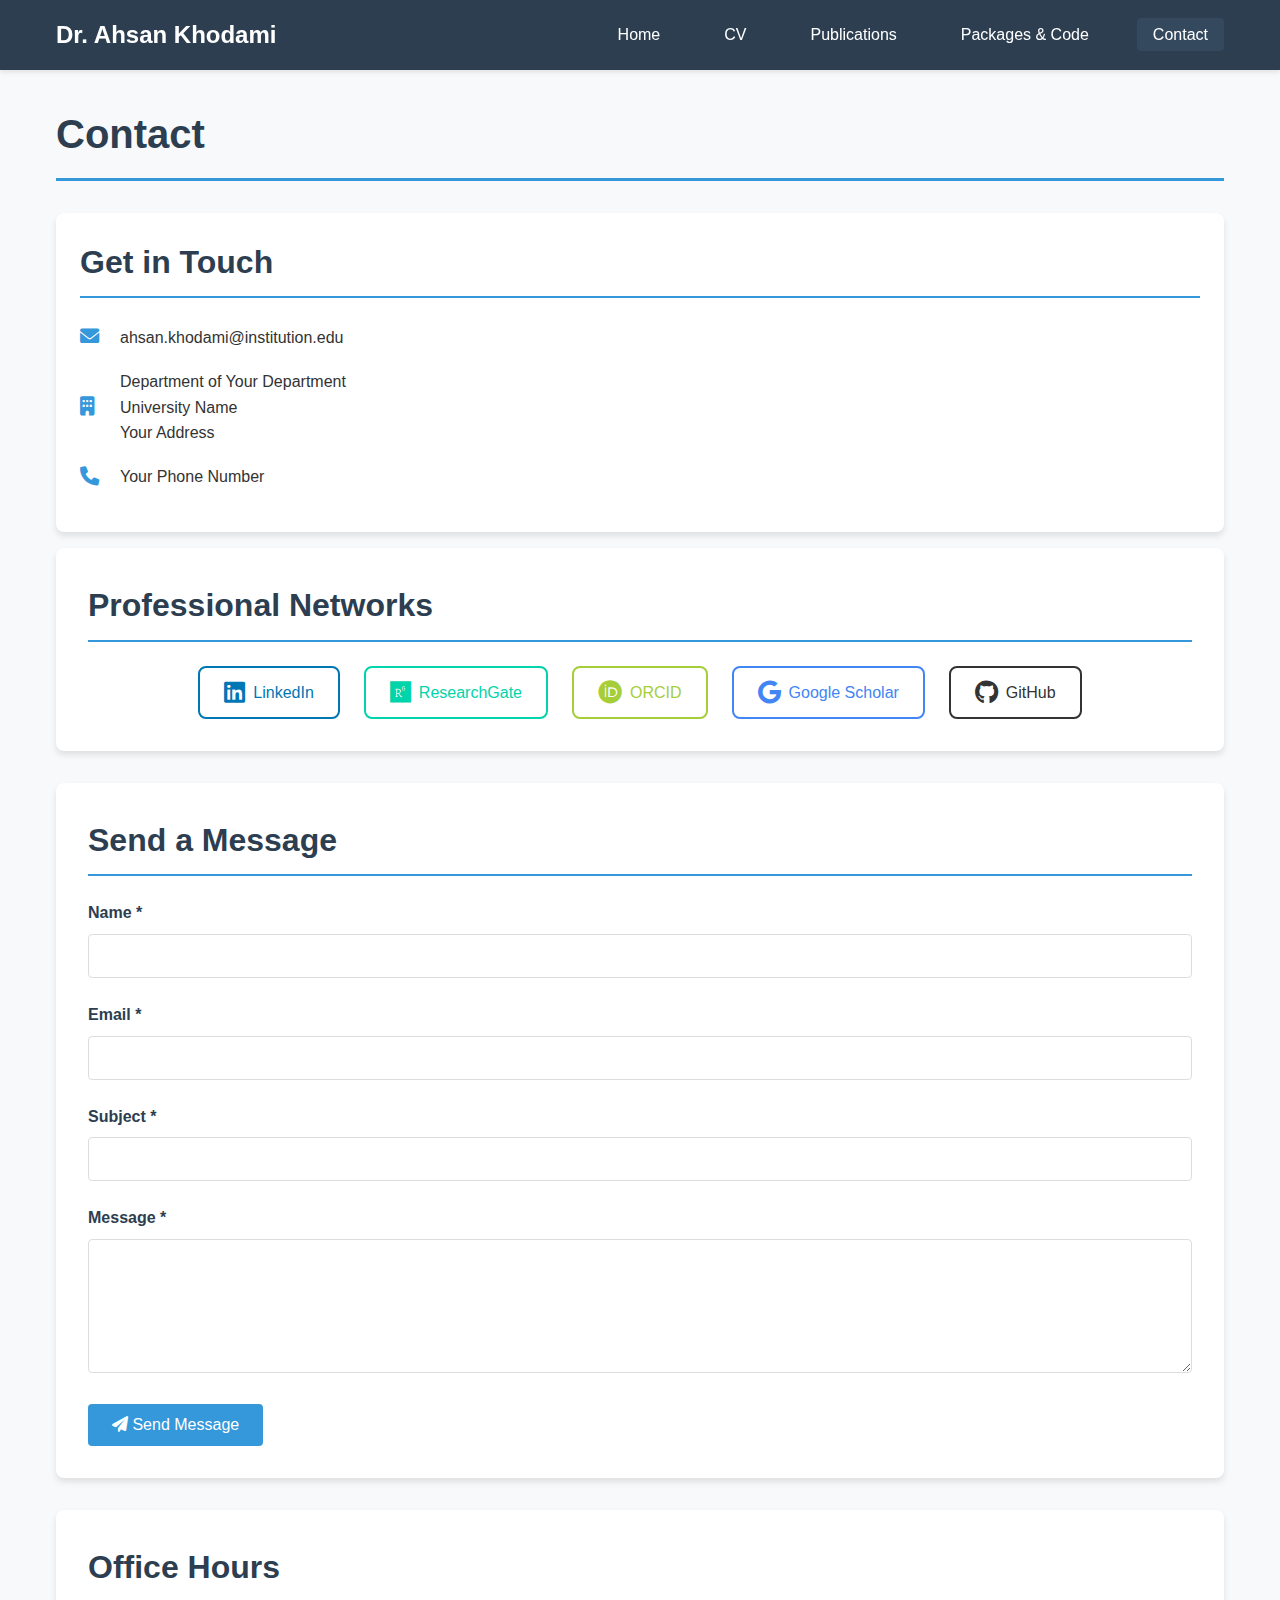
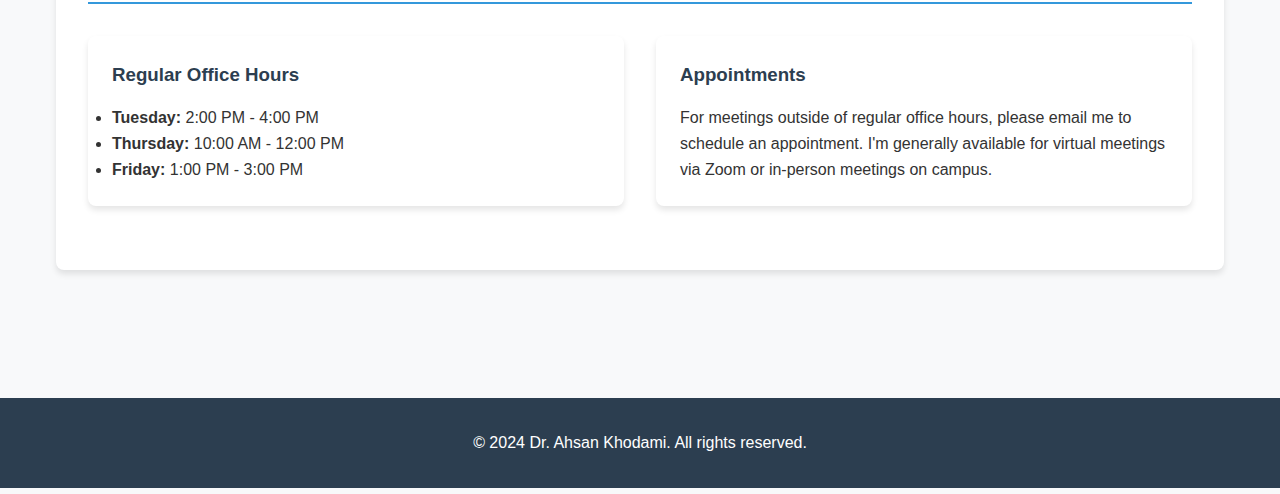
<file: contact.html>
<!DOCTYPE html>
<html lang="en">
<head>
    <meta charset="UTF-8">
    <meta name="viewport" content="width=device-width, initial-scale=1.0">
    <meta name="description" content="Contact Dr. Ahsan Khodami - Vision and attention researcher">
    <meta name="keywords" content="Ahsan Khodami contact, vision researcher contact">
    <meta name="author" content="Dr. Ahsan Khodami">
    
    <title>Contact - Dr. Ahsan Khodami</title>
    
    <link rel="stylesheet" href="styles.css">
    <link rel="stylesheet" href="https://cdnjs.cloudflare.com/ajax/libs/font-awesome/6.0.0/css/all.min.css">
</head>
<body>
    <!-- Header and Navigation -->
    <header class="site-header">
        <nav class="main-nav">
            <a href="index.html" class="site-logo">Dr. Ahsan Khodami</a>
            <div class="hamburger" onclick="toggleMenu()">
                <span></span>
                <span></span>
                <span></span>
            </div>
            <ul class="nav-menu">
                <li><a href="index.html">Home</a></li>
                <li><a href="cv.html">CV</a></li>
                <li><a href="publications.html">Publications</a></li>
                <li><a href="packages.html">Packages & Code</a></li>
                <li><a href="contact.html" class="active">Contact</a></li>
            </ul>
        </nav>
    </header>

    <!-- Main Content -->
    <main class="main-content">
        <div class="page-container">
            <h1 class="page-title">Contact</h1>
            
            <!-- Contact Information -->
            <div class="contact-card">
                <h2 class="section-title">Get in Touch</h2>
                <div class="contact-item">
                    <span class="contact-icon"><i class="fas fa-envelope"></i></span>
                    <span>ahsan.khodami@institution.edu</span>
                </div>
                <div class="contact-item">
                    <span class="contact-icon"><i class="fas fa-building"></i></span>
                    <span>Department of Your Department<br>
                    University Name<br>
                    Your Address</span>
                </div>
                <div class="contact-item">
                    <span class="contact-icon"><i class="fas fa-phone"></i></span>
                    <span>Your Phone Number</span>
                </div>
            </div>

            <!-- Social Media & Professional Links -->
            <div class="content-block">
                <h2 class="section-title">Professional Networks</h2>
                <div class="social-links">
                    <a href="https://linkedin.com/in/ahsankhodami" class="social-link linkedin" title="LinkedIn Profile">
                        <i class="fab fa-linkedin"></i>
                        <span>LinkedIn</span>
                    </a>
                    <a href="https://researchgate.net/profile/Ahsan_Khodami" class="social-link researchgate" title="ResearchGate Profile">
                        <i class="fab fa-researchgate"></i>
                        <span>ResearchGate</span>
                    </a>
                    <a href="https://orcid.org/0000-0000-0000-0000" class="social-link orcid" title="ORCID Profile">
                        <i class="fab fa-orcid"></i>
                        <span>ORCID</span>
                    </a>
                    <a href="https://scholar.google.com/citations?user=XXXXXXX" class="social-link scholar" title="Google Scholar Profile">
                        <i class="fab fa-google"></i>
                        <span>Google Scholar</span>
                    </a>
                    <a href="https://github.com/ahsankhodami" class="social-link github" title="GitHub Profile">
                        <i class="fab fa-github"></i>
                        <span>GitHub</span>
                    </a>
                </div>
            </div>

            <!-- Contact Form -->
            <div class="content-block">
                <h2 class="section-title">Send a Message</h2>
                <form class="contact-form">
                    <div class="form-group">
                        <label for="name" class="form-label">Name *</label>
                        <input type="text" id="name" name="name" class="form-input" required>
                    </div>
                    <div class="form-group">
                        <label for="email" class="form-label">Email *</label>
                        <input type="email" id="email" name="email" class="form-input" required>
                    </div>
                    <div class="form-group">
                        <label for="subject" class="form-label">Subject *</label>
                        <input type="text" id="subject" name="subject" class="form-input" required>
                    </div>
                    <div class="form-group">
                        <label for="message" class="form-label">Message *</label>
                        <textarea id="message" name="message" rows="6" class="form-textarea" required></textarea>
                    </div>
                    <button type="submit" class="btn btn-primary">
                        <i class="fas fa-paper-plane"></i> Send Message
                    </button>
                </form>
            </div>

            <!-- Office Hours -->
            <div class="content-block">
                <h2 class="section-title">Office Hours</h2>
                <div class="content-grid two-column">
                    <div class="card">
                        <h3>Regular Office Hours</h3>
                        <ul>
                            <li><strong>Tuesday:</strong> 2:00 PM - 4:00 PM</li>
                            <li><strong>Thursday:</strong> 10:00 AM - 12:00 PM</li>
                            <li><strong>Friday:</strong> 1:00 PM - 3:00 PM</li>
                        </ul>
                    </div>
                    <div class="card">
                        <h3>Appointments</h3>
                        <p>For meetings outside of regular office hours, please email me to schedule an appointment. I'm generally available for virtual meetings via Zoom or in-person meetings on campus.</p>
                    </div>
                </div>
            </div>
        </div>
    </main>

    <!-- Footer -->
    <footer class="site-footer">
        <div class="footer-content">
            <p>&copy; 2024 Dr. Ahsan Khodami. All rights reserved.</p>
        </div>
    </footer>

    <script>
        function toggleMenu() {
            const menu = document.querySelector('.nav-menu');
            menu.classList.toggle('active');
        }

        document.addEventListener('click', function(e) {
            const menu = document.querySelector('.nav-menu');
            const hamburger = document.querySelector('.hamburger');
            
            if (!menu.contains(e.target) && !hamburger.contains(e.target)) {
                menu.classList.remove('active');
            }
        });

        // Handle form submission
        document.querySelector('.contact-form').addEventListener('submit', function(e) {
            e.preventDefault();
            alert('Thank you for your message! This is a demo form. In the actual implementation, this would send an email.');
        });
    </script>
</body>
</html>
</file>
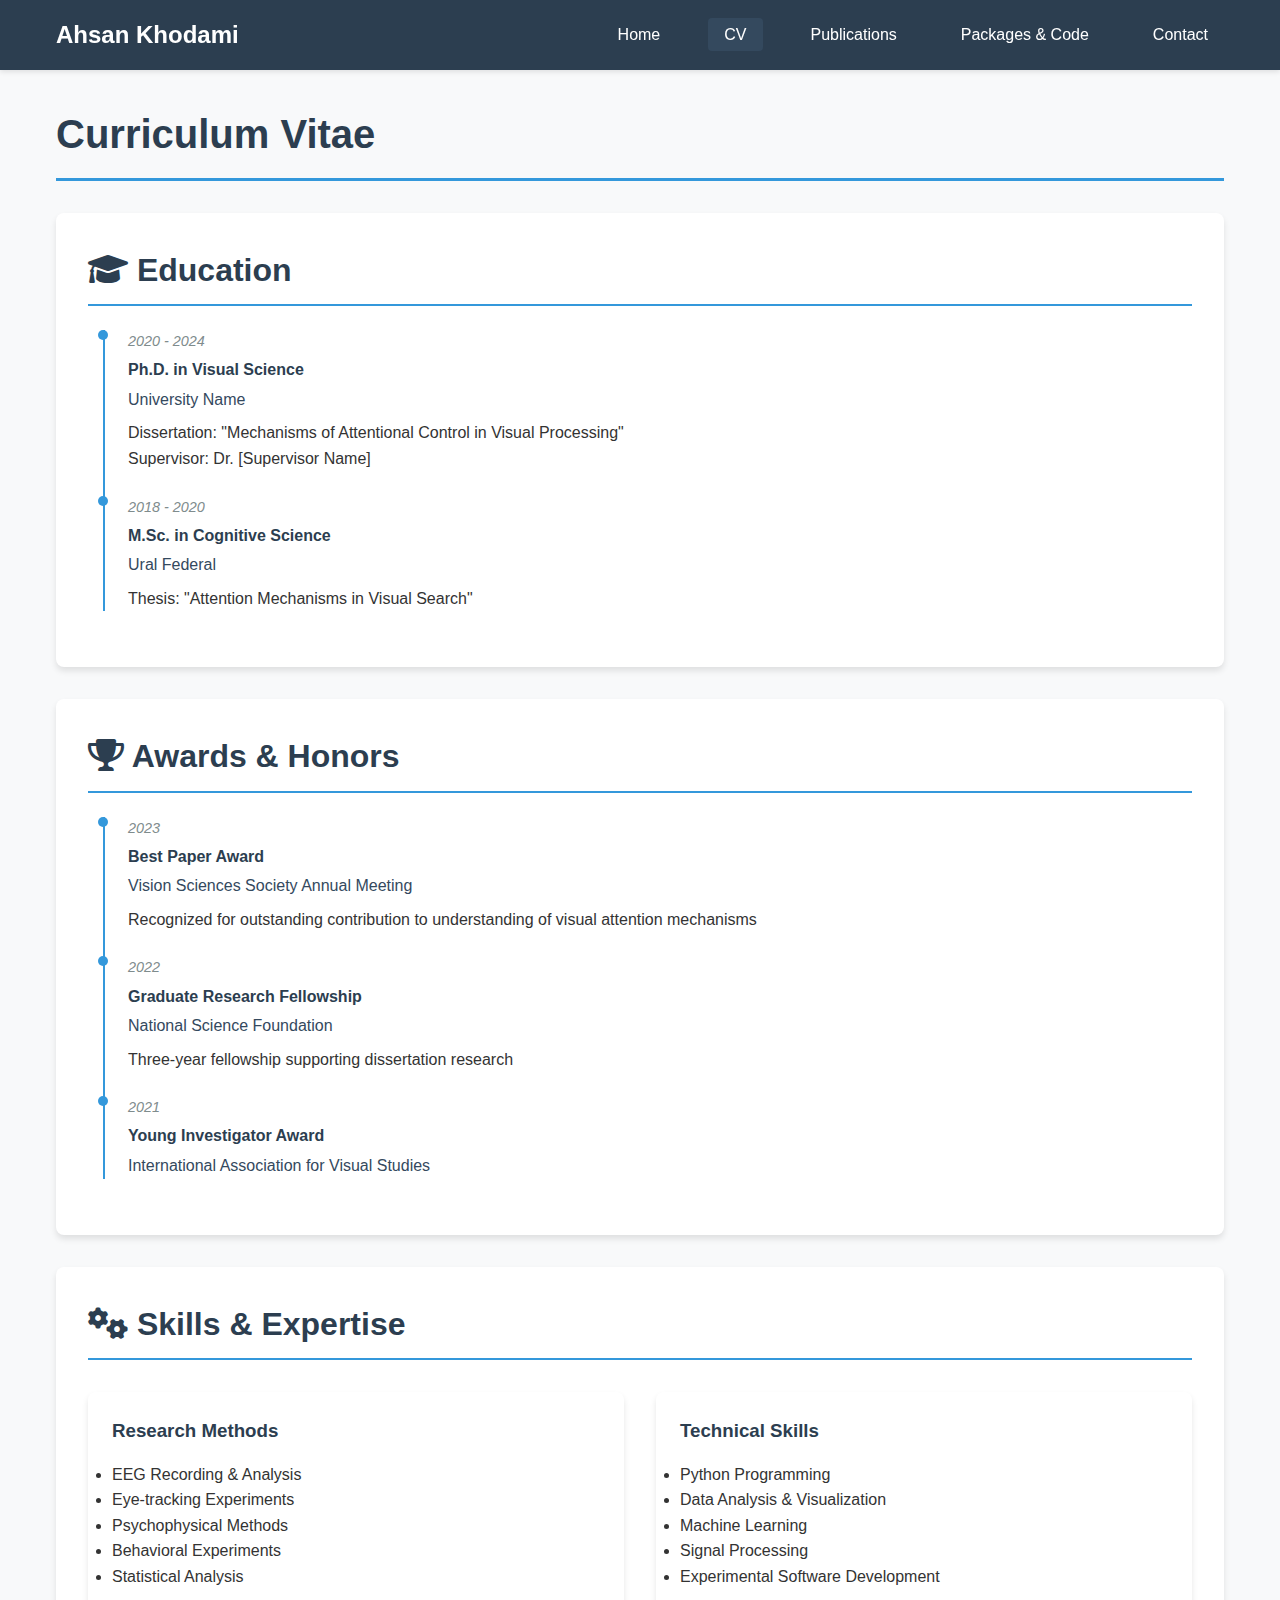
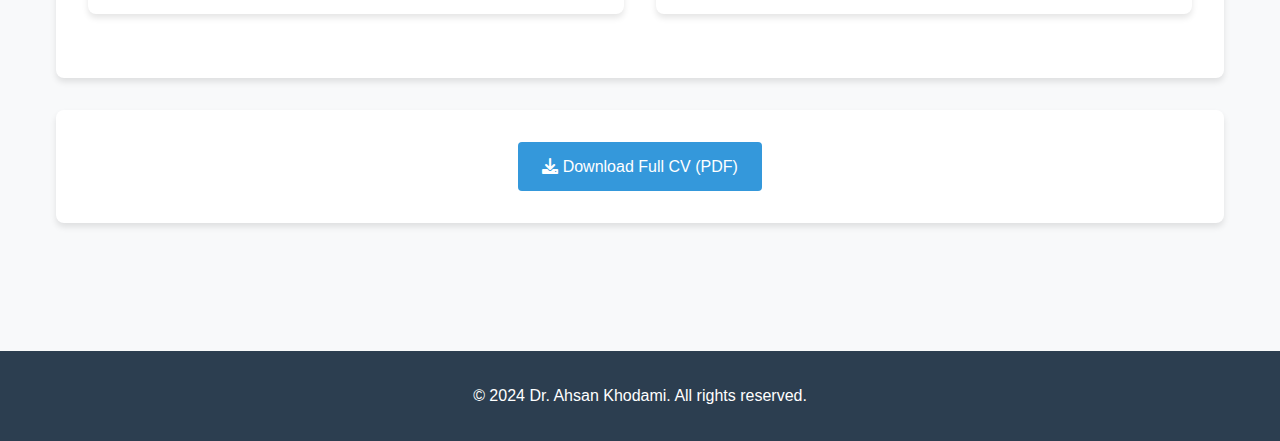
<file: cv.html>
<!DOCTYPE html>
<html lang="en">
<head>
    <meta charset="UTF-8">
    <meta name="viewport" content="width=device-width, initial-scale=1.0">
    <meta name="description" content="Curriculum Vitae of Dr. Ahsan Khodami - Academic researcher in vision and attention research">
    <meta name="keywords" content="Ahsan Khodami CV, vision research, academic CV">
    <meta name="author" content="Dr. Ahsan Khodami">
    
    <title>CV - Mohammad Ahsan Khodami</title>
    
    <link rel="stylesheet" href="styles.css">
    <link rel="stylesheet" href="https://cdnjs.cloudflare.com/ajax/libs/font-awesome/6.0.0/css/all.min.css">
</head>
<body>
    <!-- Header and Navigation -->
    <header class="site-header">
        <nav class="main-nav">
            <a href="index.html" class="site-logo">Ahsan Khodami</a>
            <div class="hamburger" onclick="toggleMenu()">
                <span></span>
                <span></span>
                <span></span>
            </div>
            <ul class="nav-menu">
                <li><a href="index.html">Home</a></li>
                <li><a href="cv.html" class="active">CV</a></li>
                <li><a href="publications.html">Publications</a></li>
                <li><a href="packages.html">Packages & Code</a></li>
                <li><a href="contact.html">Contact</a></li>
            </ul>
        </nav>
    </header>

    <!-- Main Content -->
    <main class="main-content">
        <div class="page-container">
            <h1 class="page-title">Curriculum Vitae</h1>
            
            <!-- Education -->
            <div class="content-block">
                <h2 class="section-title"><i class="fas fa-graduation-cap"></i> Education</h2>
                <ul class="timeline-list">
                    <li class="timeline-item">
                        <div class="timeline-date">2020 - 2024</div>
                        <div class="timeline-title">Ph.D. in Visual Science</div>
                        <div class="timeline-subtitle">University Name</div>
                        <p>Dissertation: "Mechanisms of Attentional Control in Visual Processing"<br>
                        Supervisor: Dr. [Supervisor Name]</p>
                    </li>
                    <li class="timeline-item">
                        <div class="timeline-date">2018 - 2020</div>
                        <div class="timeline-title">M.Sc. in Cognitive Science</div>
                        <div class="timeline-subtitle">Ural Federal </div>
                        <p>Thesis: "Attention Mechanisms in Visual Search"</p>
                    </li>
                    <!-- <li class="timeline-item">
                        <div class="timeline-date">2014 - 2018</div>
                        <div class="timeline-title">B.Sc. in Psychology</div>
                        <div class="timeline-subtitle">University Name</div>
                        <p>Graduated Summa Cum Laude</p>
                    </li> -->
                </ul>
            </div>

            <!-- Awards & Honors -->
            <div class="content-block">
                <h2 class="section-title"><i class="fas fa-trophy"></i> Awards & Honors</h2>
                <ul class="timeline-list">
                    <li class="timeline-item">
                        <div class="timeline-date">2023</div>
                        <div class="timeline-title">Best Paper Award</div>
                        <div class="timeline-subtitle">Vision Sciences Society Annual Meeting</div>
                        <p>Recognized for outstanding contribution to understanding of visual attention mechanisms</p>
                    </li>
                    <li class="timeline-item">
                        <div class="timeline-date">2022</div>
                        <div class="timeline-title">Graduate Research Fellowship</div>
                        <div class="timeline-subtitle">National Science Foundation</div>
                        <p>Three-year fellowship supporting dissertation research</p>
                    </li>
                    <li class="timeline-item">
                        <div class="timeline-date">2021</div>
                        <div class="timeline-title">Young Investigator Award</div>
                        <div class="timeline-subtitle">International Association for Visual Studies</div>
                    </li>
                </ul>
            </div>

            <!-- Skills & Expertise -->
            <div class="content-block">
                <h2 class="section-title"><i class="fas fa-cogs"></i> Skills & Expertise</h2>
                <div class="content-grid two-column">
                    <div class="card">
                        <h3>Research Methods</h3>
                        <ul>
                            <li>EEG Recording & Analysis</li>
                            <li>Eye-tracking Experiments</li>
                            <li>Psychophysical Methods</li>
                            <li>Behavioral Experiments</li>
                            <li>Statistical Analysis</li>
                        </ul>
                    </div>
                    <div class="card">
                        <h3>Technical Skills</h3>
                        <ul>
                            <li>Python Programming</li>
                            <li>Data Analysis & Visualization</li>
                            <li>Machine Learning</li>
                            <li>Signal Processing</li>
                            <li>Experimental Software Development</li>
                        </ul>
                    </div>
                </div>
            </div>

            <!-- Download CV Button -->
            <div class="content-block text-center">
                <a href="cv.pdf" download class="btn btn-primary">
                    <i class="fas fa-download"></i> Download Full CV (PDF)
                </a>
            </div>
        </div>
    </main>

    <!-- Footer -->
    <footer class="site-footer">
        <div class="footer-content">
            <p>&copy; 2024 Dr. Ahsan Khodami. All rights reserved.</p>
        </div>
    </footer>

    <script>
        function toggleMenu() {
            const menu = document.querySelector('.nav-menu');
            menu.classList.toggle('active');
        }

        document.addEventListener('click', function(e) {
            const menu = document.querySelector('.nav-menu');
            const hamburger = document.querySelector('.hamburger');
            
            if (!menu.contains(e.target) && !hamburger.contains(e.target)) {
                menu.classList.remove('active');
            }
        });
    </script>
</body>
</html>
</file>
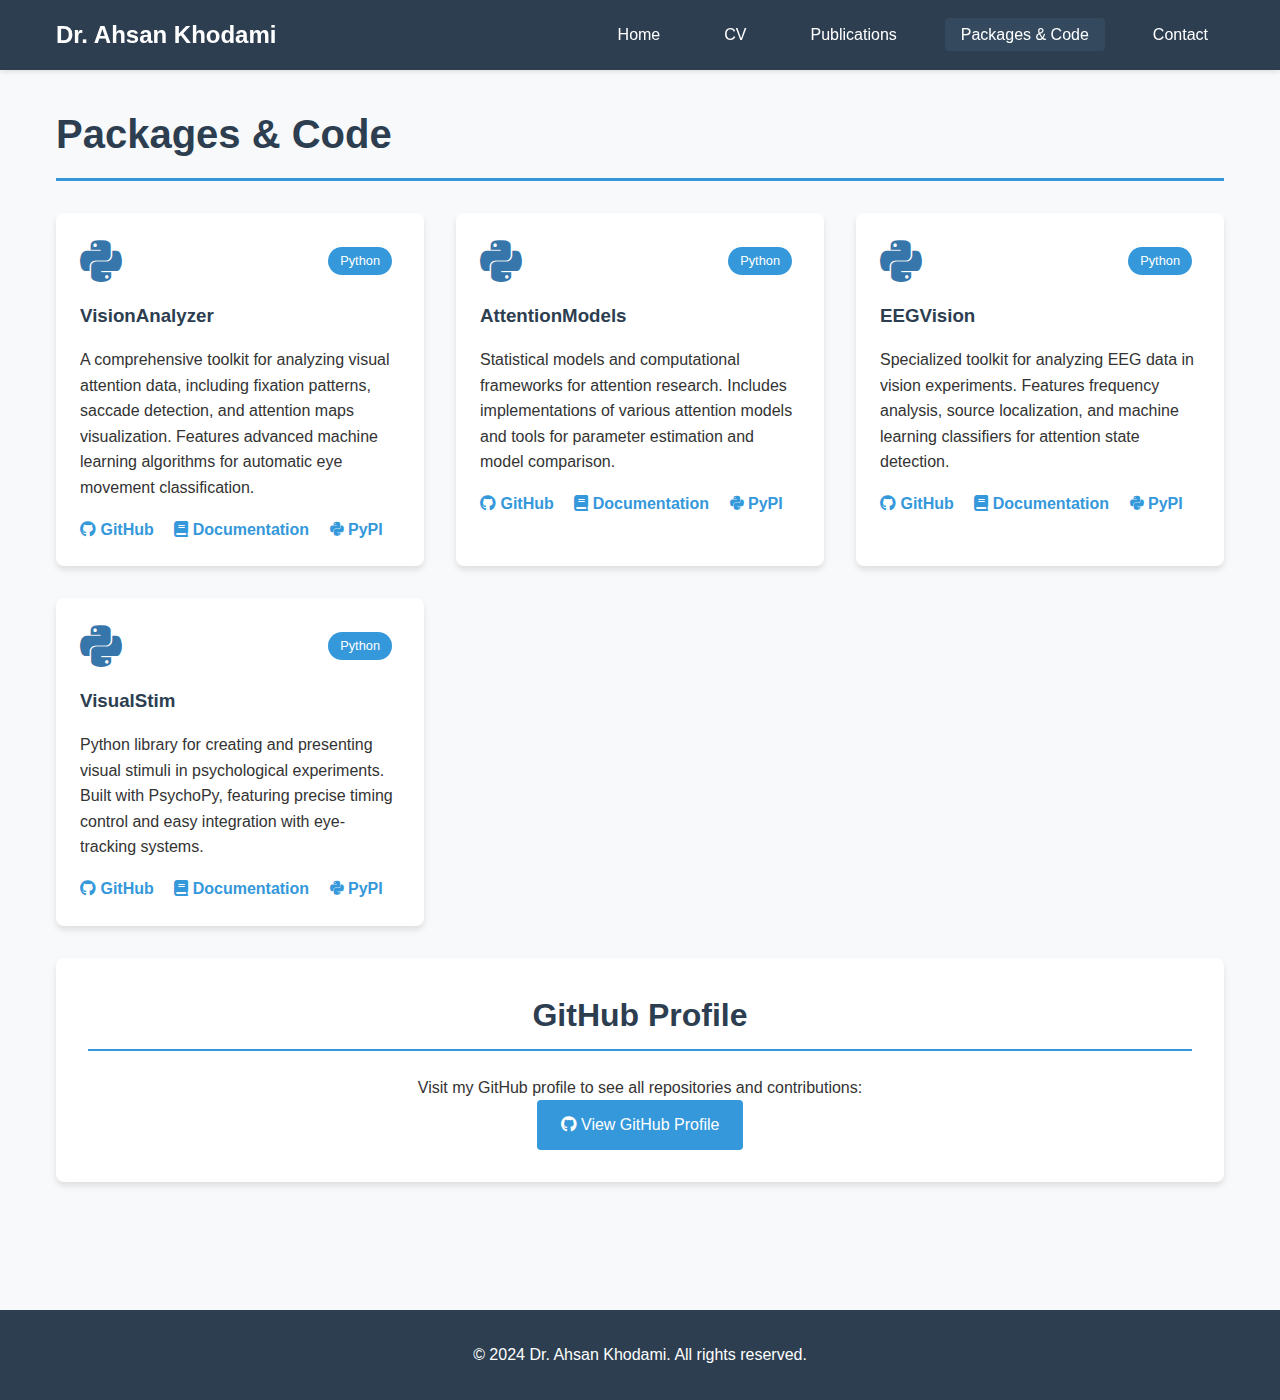
<file: packages.html>
<!DOCTYPE html>
<html lang="en">
<head>
    <meta charset="UTF-8">
    <meta name="viewport" content="width=device-width, initial-scale=1.0">
    <meta name="description" content="Python packages and code by Dr. Ahsan Khodami for vision and attention research">
    <meta name="keywords" content="Python packages, vision research code, attention analysis tools">
    <meta name="author" content="Dr. Ahsan Khodami">
    
    <title>Packages & Code - Dr. Ahsan Khodami</title>
    
    <link rel="stylesheet" href="styles.css">
    <link rel="stylesheet" href="https://cdnjs.cloudflare.com/ajax/libs/font-awesome/6.0.0/css/all.min.css">
</head>
<body>
    <!-- Header and Navigation -->
    <header class="site-header">
        <nav class="main-nav">
            <a href="index.html" class="site-logo">Dr. Ahsan Khodami</a>
            <div class="hamburger" onclick="toggleMenu()">
                <span></span>
                <span></span>
                <span></span>
            </div>
            <ul class="nav-menu">
                <li><a href="index.html">Home</a></li>
                <li><a href="cv.html">CV</a></li>
                <li><a href="publications.html">Publications</a></li>
                <li><a href="packages.html" class="active">Packages & Code</a></li>
                <li><a href="contact.html">Contact</a></li>
            </ul>
        </nav>
    </header>

    <!-- Main Content -->
    <main class="main-content">
        <div class="page-container">
            <h1 class="page-title">Packages & Code</h1>
            
            <div class="content-grid two-column">
                <div class="card package-card">
                    <div class="package-header">
                        <i class="fab fa-python" style="font-size: 3rem; color: #3776ab;"></i>
                        <div class="card-tag">Python</div>
                    </div>
                    <h3>VisionAnalyzer</h3>
                    <p>A comprehensive toolkit for analyzing visual attention data, including fixation patterns, saccade detection, and attention maps visualization. Features advanced machine learning algorithms for automatic eye movement classification.</p>
                    <div class="package-links">
                        <a href="https://github.com/ahsankhodami/vision-analyzer" title="View on GitHub">
                            <i class="fab fa-github"></i> GitHub
                        </a>
                        <a href="https://vision-analyzer.readthedocs.io" title="Documentation">
                            <i class="fas fa-book"></i> Documentation
                        </a>
                        <a href="https://pypi.org/project/vision-analyzer/" title="Install from PyPI">
                            <i class="fab fa-python"></i> PyPI
                        </a>
                    </div>
                </div>

                <div class="card package-card">
                    <div class="package-header">
                        <i class="fab fa-python" style="font-size: 3rem; color: #3776ab;"></i>
                        <div class="card-tag">Python</div>
                    </div>
                    <h3>AttentionModels</h3>
                    <p>Statistical models and computational frameworks for attention research. Includes implementations of various attention models and tools for parameter estimation and model comparison.</p>
                    <div class="package-links">
                        <a href="https://github.com/ahsankhodami/attention-models" title="View on GitHub">
                            <i class="fab fa-github"></i> GitHub
                        </a>
                        <a href="https://attention-models.readthedocs.io" title="Documentation">
                            <i class="fas fa-book"></i> Documentation
                        </a>
                        <a href="https://pypi.org/project/attention-models/" title="Install from PyPI">
                            <i class="fab fa-python"></i> PyPI
                        </a>
                    </div>
                </div>

                <div class="card package-card">
                    <div class="package-header">
                        <i class="fab fa-python" style="font-size: 3rem; color: #3776ab;"></i>
                        <div class="card-tag">Python</div>
                    </div>
                    <h3>EEGVision</h3>
                    <p>Specialized toolkit for analyzing EEG data in vision experiments. Features frequency analysis, source localization, and machine learning classifiers for attention state detection.</p>
                    <div class="package-links">
                        <a href="https://github.com/ahsankhodami/eeg-vision" title="View on GitHub">
                            <i class="fab fa-github"></i> GitHub
                        </a>
                        <a href="https://eeg-vision.readthedocs.io" title="Documentation">
                            <i class="fas fa-book"></i> Documentation
                        </a>
                        <a href="https://pypi.org/project/eeg-vision/" title="Install from PyPI">
                            <i class="fab fa-python"></i> PyPI
                        </a>
                    </div>
                </div>

                <div class="card package-card">
                    <div class="package-header">
                        <i class="fab fa-python" style="font-size: 3rem; color: #3776ab;"></i>
                        <div class="card-tag">Python</div>
                    </div>
                    <h3>VisualStim</h3>
                    <p>Python library for creating and presenting visual stimuli in psychological experiments. Built with PsychoPy, featuring precise timing control and easy integration with eye-tracking systems.</p>
                    <div class="package-links">
                        <a href="https://github.com/ahsankhodami/visual-stim" title="View on GitHub">
                            <i class="fab fa-github"></i> GitHub
                        </a>
                        <a href="https://visual-stim.readthedocs.io" title="Documentation">
                            <i class="fas fa-book"></i> Documentation
                        </a>
                        <a href="https://pypi.org/project/visual-stim/" title="Install from PyPI">
                            <i class="fab fa-python"></i> PyPI
                        </a>
                    </div>
                </div>
            </div>

            <!-- GitHub Profile Stats -->
            <div class="content-block text-center">
                <h2 class="section-title">GitHub Profile</h2>
                <p>Visit my GitHub profile to see all repositories and contributions:</p>
                <a href="https://github.com/ahsankhodami" class="btn btn-primary">
                    <i class="fab fa-github"></i> View GitHub Profile
                </a>
            </div>
        </div>
    </main>

    <!-- Footer -->
    <footer class="site-footer">
        <div class="footer-content">
            <p>&copy; 2024 Dr. Ahsan Khodami. All rights reserved.</p>
        </div>
    </footer>

    <script>
        function toggleMenu() {
            const menu = document.querySelector('.nav-menu');
            menu.classList.toggle('active');
        }
        
        document.addEventListener('click', function(e) {
            const menu = document.querySelector('.nav-menu');
            const hamburger = document.querySelector('.hamburger');
            
            if (!menu.contains(e.target) && !hamburger.contains(e.target)) {
                menu.classList.remove('active');
            }
        });
    </script>
</body>
</html>
</file>
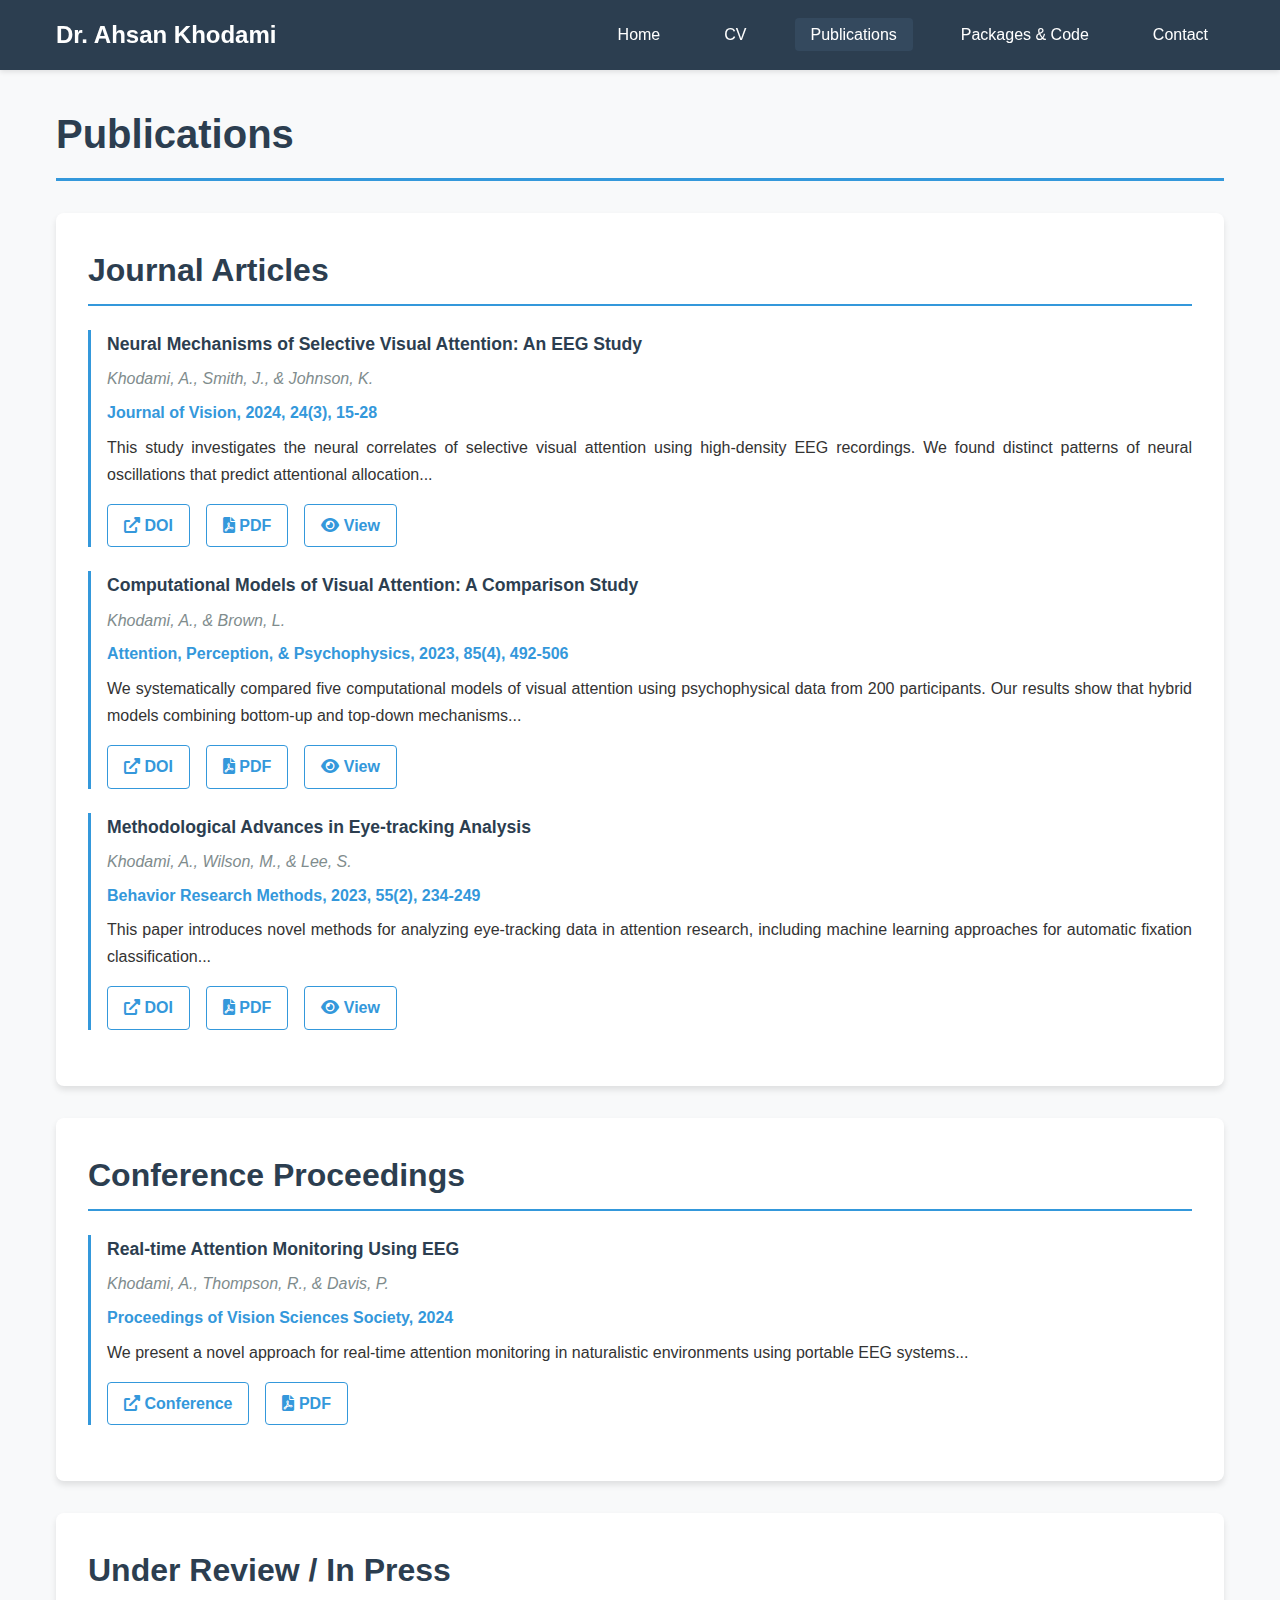
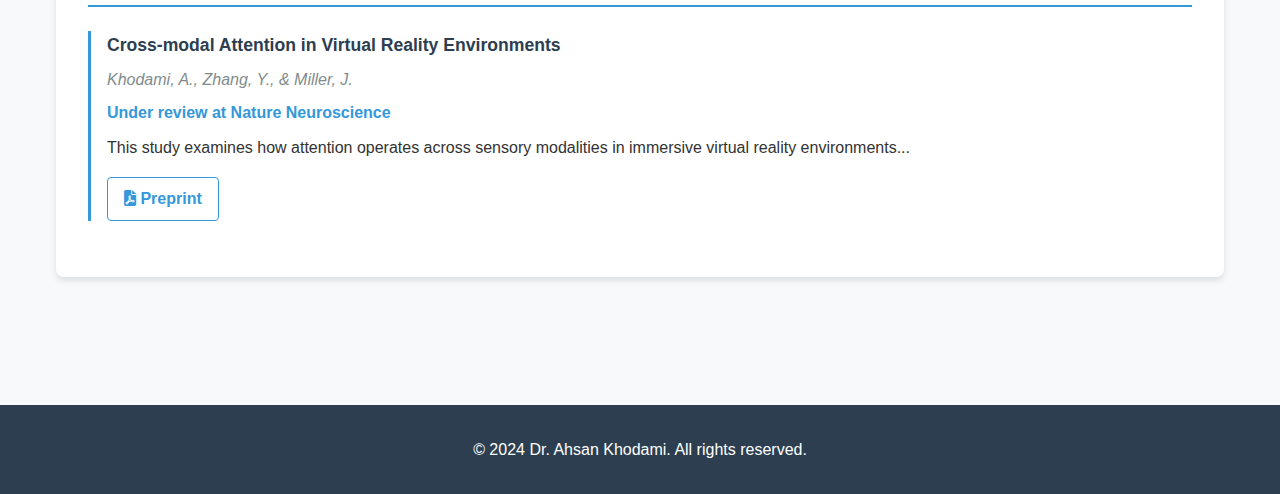
<file: publications.html>
<!DOCTYPE html>
<html lang="en">
<head>
    <meta charset="UTF-8">
    <meta name="viewport" content="width=device-width, initial-scale=1.0">
    <meta name="description" content="Publications by Dr. Ahsan Khodami in vision research and attention studies">
    <meta name="keywords" content="Ahsan Khodami publications, vision research papers, attention studies">
    <meta name="author" content="Dr. Ahsan Khodami">
    
    <title>Publications - Mohammad Ahsan Khodami</title>
    
    <link rel="stylesheet" href="styles.css">
    <link rel="stylesheet" href="https://cdnjs.cloudflare.com/ajax/libs/font-awesome/6.0.0/css/all.min.css">
</head>
<body>
    <!-- Header and Navigation -->
    <header class="site-header">
        <nav class="main-nav">
            <a href="index.html" class="site-logo">Dr. Ahsan Khodami</a>
            <div class="hamburger" onclick="toggleMenu()">
                <span></span>
                <span></span>
                <span></span>
            </div>
            <ul class="nav-menu">
                <li><a href="index.html">Home</a></li>
                <li><a href="cv.html">CV</a></li>
                <li><a href="publications.html" class="active">Publications</a></li>
                <li><a href="packages.html">Packages & Code</a></li>
                <li><a href="contact.html">Contact</a></li>
            </ul>
        </nav>
    </header>

    <!-- Main Content -->
    <main class="main-content">
        <div class="page-container">
            <h1 class="page-title">Publications</h1>
            
            <!-- Journal Articles -->
            <div class="content-block">
                <h2 class="section-title">Journal Articles</h2>
                
                <div class="publication">
                    <h3 class="publication-title">Neural Mechanisms of Selective Visual Attention: An EEG Study</h3>
                    <div class="publication-authors">Khodami, A., Smith, J., & Johnson, K.</div>
                    <div class="publication-journal">Journal of Vision, 2024, 24(3), 15-28</div>
                    <p class="publication-abstract">This study investigates the neural correlates of selective visual attention using high-density EEG recordings. We found distinct patterns of neural oscillations that predict attentional allocation...</p>
                    <div class="publication-links">
                        <a href="https://doi.org/10.1167/jov.24.3.15" title="DOI Link">
                            <i class="fas fa-external-link-alt"></i> DOI
                        </a>
                        <a href="paper1.pdf" title="Download PDF">
                            <i class="fas fa-file-pdf"></i> PDF
                        </a>
                        <a href="https://doi.org/10.1167/jov.24.3.15" title="View Online">
                            <i class="fas fa-eye"></i> View
                        </a>
                    </div>
                </div>

                <div class="publication">
                    <h3 class="publication-title">Computational Models of Visual Attention: A Comparison Study</h3>
                    <div class="publication-authors">Khodami, A., & Brown, L.</div>
                    <div class="publication-journal">Attention, Perception, & Psychophysics, 2023, 85(4), 492-506</div>
                    <p class="publication-abstract">We systematically compared five computational models of visual attention using psychophysical data from 200 participants. Our results show that hybrid models combining bottom-up and top-down mechanisms...</p>
                    <div class="publication-links">
                        <a href="https://doi.org/10.3758/s13414-023-02647-2" title="DOI Link">
                            <i class="fas fa-external-link-alt"></i> DOI
                        </a>
                        <a href="paper2.pdf" title="Download PDF">
                            <i class="fas fa-file-pdf"></i> PDF
                        </a>
                        <a href="https://doi.org/10.3758/s13414-023-02647-2" title="View Online">
                            <i class="fas fa-eye"></i> View
                        </a>
                    </div>
                </div>

                <div class="publication">
                    <h3 class="publication-title">Methodological Advances in Eye-tracking Analysis</h3>
                    <div class="publication-authors">Khodami, A., Wilson, M., & Lee, S.</div>
                    <div class="publication-journal">Behavior Research Methods, 2023, 55(2), 234-249</div>
                    <p class="publication-abstract">This paper introduces novel methods for analyzing eye-tracking data in attention research, including machine learning approaches for automatic fixation classification...</p>
                    <div class="publication-links">
                        <a href="https://doi.org/10.3758/s13428-022-01876-4" title="DOI Link">
                            <i class="fas fa-external-link-alt"></i> DOI
                        </a>
                        <a href="paper3.pdf" title="Download PDF">
                            <i class="fas fa-file-pdf"></i> PDF
                        </a>
                        <a href="https://doi.org/10.3758/s13428-022-01876-4" title="View Online">
                            <i class="fas fa-eye"></i> View
                        </a>
                    </div>
                </div>
            </div>

            <!-- Conference Proceedings -->
            <div class="content-block">
                <h2 class="section-title">Conference Proceedings</h2>
                
                <div class="publication">
                    <h3 class="publication-title">Real-time Attention Monitoring Using EEG</h3>
                    <div class="publication-authors">Khodami, A., Thompson, R., & Davis, P.</div>
                    <div class="publication-journal">Proceedings of Vision Sciences Society, 2024</div>
                    <p class="publication-abstract">We present a novel approach for real-time attention monitoring in naturalistic environments using portable EEG systems...</p>
                    <div class="publication-links">
                        <a href="https://jov.arvojournals.org/article.aspx?articleid=2793456" title="Conference Link">
                            <i class="fas fa-external-link-alt"></i> Conference
                        </a>
                        <a href="proceeding1.pdf" title="Download PDF">
                            <i class="fas fa-file-pdf"></i> PDF
                        </a>
                    </div>
                </div>
            </div>

            <!-- Under Review -->
            <div class="content-block">
                <h2 class="section-title">Under Review / In Press</h2>
                
                <div class="publication">
                    <h3 class="publication-title">Cross-modal Attention in Virtual Reality Environments</h3>
                    <div class="publication-authors">Khodami, A., Zhang, Y., & Miller, J.</div>
                    <div class="publication-journal">Under review at Nature Neuroscience</div>
                    <p class="publication-abstract">This study examines how attention operates across sensory modalities in immersive virtual reality environments...</p>
                    <div class="publication-links">
                        <a href="preprint.pdf" title="Download Preprint">
                            <i class="fas fa-file-pdf"></i> Preprint
                        </a>
                    </div>
                </div>
            </div>
        </div>
    </main>

    <!-- Footer -->
    <footer class="site-footer">
        <div class="footer-content">
            <p>&copy; 2024 Dr. Ahsan Khodami. All rights reserved.</p>
        </div>
    </footer>

    <script>
        function toggleMenu() {
            const menu = document.querySelector('.nav-menu');
            menu.classList.toggle('active');
        }

        document.addEventListener('click', function(e) {
            const menu = document.querySelector('.nav-menu');
            const hamburger = document.querySelector('.hamburger');
            
            if (!menu.contains(e.target) && !hamburger.contains(e.target)) {
                menu.classList.remove('active');
            }
        });
    </script>
</body>
</html>
</file>
<file: styles.css>
/* Academic Website CSS Framework */
/* ========================================= */
/* This file contains all the styling for your academic website */

/* CSS Reset and Base Styles */
/* ========================= */
* {
    margin: 0;
    padding: 0;
    box-sizing: border-box;
}

html {
    scroll-behavior: smooth;
}

body {
    font-family: 'Arial', sans-serif;
    line-height: 1.6;
    color: #333;
    background-color: #f8f9fa;
}

/* Navigation Header */
/* ================ */
.site-header {
    background-color: #2c3e50;
    color: white;
    position: fixed;
    top: 0;
    width: 100%;
    z-index: 1000;
    box-shadow: 0 2px 5px rgba(0,0,0,0.1);
}

.main-nav {
    max-width: 1200px;
    margin: 0 auto;
    padding: 1rem;
    display: flex;
    justify-content: space-between;
    align-items: center;
}

.site-logo {
    font-size: 1.5rem;
    font-weight: bold;
    color: white;
    text-decoration: none;
}

.nav-menu {
    list-style: none;
    display: flex;
    gap: 2rem;
}

.nav-menu li a {
    color: white;
    text-decoration: none;
    padding: 0.5rem 1rem;
    border-radius: 4px;
    transition: background-color 0.3s ease;
}

.nav-menu li a:hover,
.nav-menu li a.active {
    background-color: #34495e;
}

.hamburger {
    display: none;
    flex-direction: column;
    cursor: pointer;
}

.hamburger span {
    width: 25px;
    height: 3px;
    background-color: white;
    margin: 3px 0;
    transition: 0.3s;
}

/* Main Content Areas */
/* ================== */
.main-content {
    margin-top: 70px;
    min-height: calc(100vh - 70px);
}

.page-container {
    max-width: 1200px;
    margin: 0 auto;
    padding: 2rem 1rem;
}

/* Page Headers */
/* ============ */
.page-hero {
    position: relative;
    background: linear-gradient(135deg, #3498db 0%, #2c3e50 100%);
    color: white;
    padding: 4rem 0;
    text-align: center;
    overflow: hidden;
}

.hero-background {
    position: absolute;
    top: 0;
    left: 0;
    width: 100%;
    height: 100%;
    z-index: 1;
}

.hero-image {
    width: 100%;
    height: 100%;
    object-fit: cover;
    object-position: center;
    opacity: 0.3;
}

.hero-content {
    position: relative;
    z-index: 2;
}

.page-hero h1 {
    font-size: 3rem;
    margin-bottom: 1rem;
}

.page-hero .subtitle {
    font-size: 1.2rem;
    max-width: 600px;
    margin: 0 auto;
    opacity: 0.95;
}

.page-title {
    color: #2c3e50;
    font-size: 2.5rem;
    margin-bottom: 2rem;
    border-bottom: 3px solid #3498db;
    padding-bottom: 0.75rem;
}

.section-title {
    color: #2c3e50;
    font-size: 2rem;
    margin-bottom: 1.5rem;
    border-bottom: 2px solid #3498db;
    padding-bottom: 0.5rem;
}

.subsection-title {
    color: #34495e;
    font-size: 1.5rem;
    margin-bottom: 1rem;
    padding-bottom: 0.5rem;
    border-bottom: 1px solid #ecf0f1;
}

/* Research Focus Intro */
.research-intro {
    font-size: 1.1rem;
    line-height: 1.8;
    text-align: justify;
    margin-bottom: 2rem;
    color: #2c3e50;
    background: #f8f9fa;
    padding: 1.5rem;
    border-radius: 8px;
    border-left: 4px solid #3498db;
}

/* Content Blocks */
/* ============== */
.content-block {
    background: white;
    padding: 2rem;
    margin-bottom: 2rem;
    border-radius: 8px;
    box-shadow: 0 4px 6px rgba(0,0,0,0.1);
}

.content-block.highlight {
    border-left: 5px solid #3498db;
}

.content-grid {
    display: grid;
    gap: 2rem;
    margin: 2rem 0;
}

.content-grid.two-column {
    grid-template-columns: repeat(auto-fit, minmax(300px, 1fr));
}

.content-grid.three-column {
    grid-template-columns: repeat(auto-fit, minmax(250px, 1fr));
}

.content-grid.four-column {
    grid-template-columns: repeat(auto-fit, minmax(200px, 1fr));
}

/* Card Components */
/* =============== */
.card {
    background: white;
    padding: 1.5rem;
    border-radius: 8px;
    box-shadow: 0 4px 6px rgba(0,0,0,0.1);
    transition: transform 0.3s ease, box-shadow 0.3s ease;
}

.card:hover {
    transform: translateY(-5px);
    box-shadow: 0 8px 15px rgba(0,0,0,0.15);
}

.card h3 {
    color: #2c3e50;
    margin-bottom: 1rem;
}

.card .card-meta {
    color: #7f8c8d;
    font-size: 0.9rem;
    margin-bottom: 0.75rem;
}

.card .card-tag {
    background: #3498db;
    color: white;
    padding: 0.25rem 0.75rem;
    border-radius: 20px;
    font-size: 0.8rem;
    margin-right: 0.5rem;
    display: inline-block;
}

/* List Styles */
/* =========== */
.timeline-list {
    list-style: none;
    position: relative;
}

.timeline-list::before {
    content: '';
    position: absolute;
    left: 15px;
    top: 0;
    bottom: 0;
    width: 2px;
    background: #3498db;
}

.timeline-item {
    position: relative;
    padding-left: 40px;
    margin-bottom: 1.5rem;
}

.timeline-item::before {
    content: '';
    position: absolute;
    left: 10px;
    top: 0;
    width: 10px;
    height: 10px;
    border-radius: 50%;
    background: #3498db;
}

.timeline-date {
    color: #7f8c8d;
    font-style: italic;
    font-size: 0.9rem;
    margin-bottom: 0.25rem;
}

.timeline-title {
    font-weight: bold;
    color: #2c3e50;
    margin-bottom: 0.25rem;
}

.timeline-subtitle {
    color: #34495e;
    margin-bottom: 0.5rem;
}

/* Forms */
/* ===== */
.form-group {
    margin-bottom: 1.5rem;
}

.form-label {
    display: block;
    margin-bottom: 0.5rem;
    color: #2c3e50;
    font-weight: bold;
}

.form-input,
.form-textarea,
.form-select {
    width: 100%;
    padding: 0.75rem;
    border: 1px solid #ddd;
    border-radius: 4px;
    font-size: 1rem;
    transition: border-color 0.3s ease;
}

.form-input:focus,
.form-textarea:focus,
.form-select:focus {
    outline: none;
    border-color: #3498db;
    box-shadow: 0 0 0 3px rgba(52, 152, 219, 0.1);
}

/* Buttons */
/* ======= */
.btn {
    display: inline-block;
    padding: 0.75rem 1.5rem;
    border: none;
    border-radius: 4px;
    cursor: pointer;
    font-size: 1rem;
    text-decoration: none;
    transition: all 0.3s ease;
    font-weight: 500;
}

.btn-primary {
    background: #3498db;
    color: white;
}

.btn-primary:hover {
    background: #2980b9;
}

.btn-secondary {
    background: #95a5a6;
    color: white;
}

.btn-secondary:hover {
    background: #7f8c8d;
}

.btn-outline {
    background: transparent;
    border: 2px solid #3498db;
    color: #3498db;
}

.btn-outline:hover {
    background: #3498db;
    color: white;
}

/* Publication/Research Specific */
/* ============================= */
.publication {
    border-left: 3px solid #3498db;
    padding-left: 1rem;
    margin-bottom: 1.5rem;
}

.publication-title {
    color: #2c3e50;
    font-size: 1.1rem;
    font-weight: bold;
    margin-bottom: 0.5rem;
}

.publication-authors {
    color: #7f8c8d;
    font-style: italic;
    margin-bottom: 0.5rem;
}

.publication-journal {
    color: #3498db;
    font-weight: bold;
    margin-bottom: 0.5rem;
}

.publication-abstract {
    line-height: 1.7;
    text-align: justify;
}

.publication-links {
    margin-top: 1rem;
    display: flex;
    gap: 1rem;
    flex-wrap: wrap;
}

.publication-links a {
    color: #3498db;
    text-decoration: none;
    font-weight: bold;
    padding: 0.5rem 1rem;
    border: 1px solid #3498db;
    border-radius: 4px;
    transition: all 0.3s ease;
}

.publication-links a:hover {
    background-color: #3498db;
    color: white;
}

/* Code/Package Specific */
/* ===================== */
.code-block {
    background: #2c3e50;
    color: #ecf0f1;
    padding: 1rem;
    border-radius: 4px;
    overflow-x: auto;
    margin: 1rem 0;
}

.code-inline {
    background: #ecf0f1;
    color: #2c3e50;
    padding: 0.2rem 0.4rem;
    border-radius: 3px;
    font-family: 'Courier New', monospace;
}

.package-links {
    margin-top: 1rem;
}

.package-links a {
    color: #3498db;
    text-decoration: none;
    font-weight: bold;
    margin-right: 1rem;
}

.package-links a:hover {
    text-decoration: underline;
}

.package-card {
    position: relative;
}

.package-header {
    display: flex;
    justify-content: space-between;
    align-items: center;
    margin-bottom: 1rem;
}

/* Contact Information */
/* =================== */
.contact-card {
    background: white;
    padding: 1.5rem;
    border-radius: 8px;
    box-shadow: 0 4px 6px rgba(0,0,0,0.1);
    margin-bottom: 1rem;
}

.contact-item {
    display: flex;
    align-items: center;
    margin-bottom: 1rem;
}

.contact-icon {
    margin-right: 1rem;
    color: #3498db;
    font-size: 1.2rem;
    width: 24px;
}

/* Social Links */
.social-links {
    display: flex;
    gap: 1.5rem;
    flex-wrap: wrap;
    justify-content: center;
    margin-top: 1.5rem;
}

.social-link {
    display: flex;
    align-items: center;
    padding: 0.75rem 1.5rem;
    text-decoration: none;
    border-radius: 8px;
    transition: all 0.3s ease;
    font-weight: 500;
}

.social-link i {
    font-size: 1.5rem;
    margin-right: 0.5rem;
}

.social-link.linkedin {
    color: #0077b5;
    border: 2px solid #0077b5;
}

.social-link.linkedin:hover {
    background-color: #0077b5;
    color: white;
}

.social-link.researchgate {
    color: #00d4aa;
    border: 2px solid #00d4aa;
}

.social-link.researchgate:hover {
    background-color: #00d4aa;
    color: white;
}

.social-link.orcid {
    color: #a6ce39;
    border: 2px solid #a6ce39;
}

.social-link.orcid:hover {
    background-color: #a6ce39;
    color: white;
}

.social-link.scholar {
    color: #4285f4;
    border: 2px solid #4285f4;
}

.social-link.scholar:hover {
    background-color: #4285f4;
    color: white;
}

.social-link.github {
    color: #333;
    border: 2px solid #333;
}

.social-link.github:hover {
    background-color: #333;
    color: white;
}

/* Footer */
/* ====== */
.site-footer {
    background-color: #2c3e50;
    color: white;
    text-align: center;
    padding: 2rem 0;
    margin-top: 4rem;
}

.footer-content {
    max-width: 1200px;
    margin: 0 auto;
    padding: 0 1rem;
}

.footer-links {
    list-style: none;
    display: flex;
    justify-content: center;
    gap: 2rem;
    margin-bottom: 1rem;
}

.footer-links a {
    color: white;
    text-decoration: none;
}

.footer-links a:hover {
    color: #3498db;
}

/* Utility Classes */
/* =============== */
.text-center { text-align: center; }
.text-left { text-align: left; }
.text-right { text-align: right; }

.mt-1 { margin-top: 0.5rem; }
.mt-2 { margin-top: 1rem; }
.mt-3 { margin-top: 1.5rem; }
.mt-4 { margin-top: 2rem; }

.mb-1 { margin-bottom: 0.5rem; }
.mb-2 { margin-bottom: 1rem; }
.mb-3 { margin-bottom: 1.5rem; }
.mb-4 { margin-bottom: 2rem; }

.p-1 { padding: 0.5rem; }
.p-2 { padding: 1rem; }
.p-3 { padding: 1.5rem; }
.p-4 { padding: 2rem; }

.text-primary { color: #3498db; }
.text-secondary { color: #7f8c8d; }
.text-dark { color: #2c3e50; }

.bg-light { background-color: #f8f9fa; }
.bg-white { background-color: white; }

.border-radius { border-radius: 8px; }
.shadow { box-shadow: 0 4px 6px rgba(0,0,0,0.1); }

/* Responsive Design */
/* ================= */
@media (max-width: 768px) {
    .hamburger {
        display: flex;
    }

    .nav-menu {
        position: fixed;
        left: -100%;
        top: 70px;
        flex-direction: column;
        background-color: #2c3e50;
        width: 100%;
        text-align: center;
        transition: 0.3s;
        box-shadow: 0 10px 27px rgba(0,0,0,0.05);
        padding: 2rem 0;
        gap: 0.5rem;
    }

    .nav-menu.active {
        left: 0;
    }

    .page-hero h1 {
        font-size: 2rem;
    }

    .page-hero .subtitle {
        font-size: 1rem;
    }

    .page-title {
        font-size: 2rem;
    }

    .section-title {
        font-size: 1.5rem;
    }

    .content-grid {
        grid-template-columns: 1fr;
    }

    .timeline-item {
        padding-left: 30px;
    }

    .timeline-list::before {
        left: 10px;
    }

    .timeline-item::before {
        left: 5px;
    }

    .publication-links {
        justify-content: center;
    }
    
    .social-links {
        flex-direction: column;
        align-items: center;
    }
    
    .social-link {
        width: 100%;
        max-width: 250px;
        justify-content: center;
    }
}

@media (max-width: 480px) {
    .page-container {
        padding: 1rem;
    }

    .page-hero {
        padding: 2rem 0;
    }

    .page-hero h1 {
        font-size: 1.5rem;
    }

    .content-block {
        padding: 1rem;
    }

    .card {
        padding: 1rem;
    }
}

/* Animation Classes */
/* ================= */
.fade-in {
    animation: fadeIn 0.5s ease-in;
}

@keyframes fadeIn {
    from { opacity: 0; transform: translateY(20px); }
    to { opacity: 1; transform: translateY(0); }
}

.slide-in-left {
    animation: slideInLeft 0.5s ease-out;
}

@keyframes slideInLeft {
    from { transform: translateX(-50px); opacity: 0; }
    to { transform: translateX(0); opacity: 1; }
}

.hover-scale:hover {
    transform: scale(1.05);
    transition: transform 0.3s ease;
}

/* Print Styles */
/* ============ */
@media print {
    .site-header,
    .hamburger,
    .site-footer {
        display: none;
    }

    .main-content {
        margin-top: 0;
    }

    body {
        background: white;
        color: black;
    }
}

/* Dark Mode Support (Optional) */
/* ============================ */
@media (prefers-color-scheme: dark) {
    body {
        background-color: #1a1a1a;
        color: #e0e0e0;
    }

    .content-block,
    .card,
    .contact-card {
        background-color: #2a2a2a;
        color: #e0e0e0;
    }

    .form-input,
    .form-textarea,
    .form-select {
        background-color: #2a2a2a;
        color: #e0e0e0;
        border-color: #444;
    }
}

/* Read Button Styles */
.read-button {
    display: inline-flex;
    align-items: center;
    gap: 8px;
    padding: 10px 20px;
    background-color: #3498db;
    color: white;
    text-decoration: none;
    border-radius: 5px;
    margin-top: 15px;
    transition: all 0.3s ease;
}

.read-button i {
    transition: transform 0.3s ease;
}

.read-button:hover {
    background-color: #87CEEB;
}

.read-button:hover i {
    transform: translateX(5px);
}

/* Update Badge Styles */
.update-badge {
    position: absolute;
    top: 100px;
    right: 20px;
    background-color: #3498db;
    color: white;
    padding: 5px 10px;
    border-radius: 3px;
    font-size: 0.9rem;
    z-index: 100;
}

.update-date {
    font-weight: bold;
}

@media (max-width: 768px) {
    .update-badge {
        display: none;
    }
}
</file>
